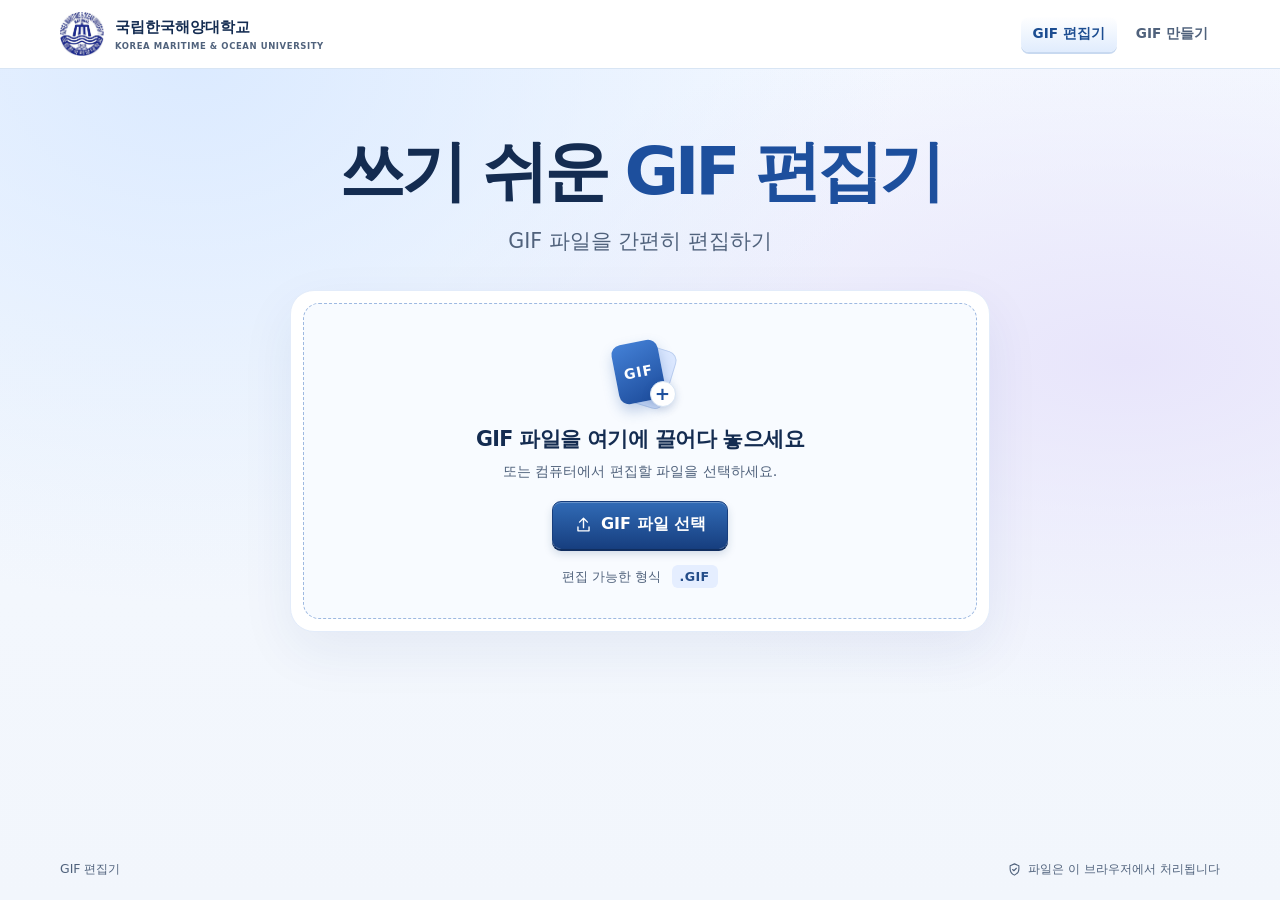
<file: index.html>
<!doctype html>
<html lang="ko">
<head>
  <meta charset="utf-8">
  <meta name="viewport" content="width=device-width, initial-scale=1">
  <meta name="description" content="브라우저에서 GIF를 편집하고 변환하세요.">
  <title>쓰기 쉬운 GIF 편집기</title>
  <link rel="icon" href="kmou-logo.png">
  <link rel="stylesheet" href="shared.css?v=1dbf99bd29">
  <link rel="stylesheet" href="edit.css?v=3f51b86af9">
</head>
<body>
  <header class="site-header">
    <div class="header-inner">
      <a class="identity" href="https://www.kmou.ac.kr/" target="_blank" rel="noopener noreferrer" aria-label="국립한국해양대학교">
        <img src="kmou-logo.png" width="44" height="44" alt="">
        <span>국립한국해양대학교<small>KOREA MARITIME &amp; OCEAN UNIVERSITY</small></span>
      </a>
      <nav aria-label="주 메뉴">
        <a class="current" href="index.html" aria-current="page">GIF 편집기</a>
        <a href="maker.html">GIF 만들기</a>
      </nav>
    </div>
  </header>

  <main>
    <section id="home" class="home" aria-labelledby="home-title">
      <div class="hero">
        <h1 id="home-title">쓰기 쉬운 <em>GIF 편집기</em></h1>
        <p>GIF 파일을 간편히 편집하기</p>
      </div>
      <div class="upload-card">
        <div id="dropzone" class="dropzone">
          <div class="file-art" aria-hidden="true">
            <span class="file-back"></span><span class="file-front"><span>GIF</span></span>
            <span class="file-plus">+</span>
          </div>
          <h2>GIF 파일을 여기에 끌어다 놓으세요</h2>
          <p>또는 컴퓨터에서 편집할 파일을 선택하세요.</p>
          <button id="choose" class="primary choose" type="button"><span data-icon="upload" aria-hidden="true"></span>GIF 파일 선택</button>
          <div class="format-note">편집 가능한 형식 <strong>.GIF</strong></div>
          <p id="upload-status" class="upload-status" role="status" hidden></p>
          <input id="file" type="file" accept="image/gif,.gif" hidden>
        </div>
      </div>
    </section>

    <section id="editor" class="editor" aria-label="GIF 편집 작업 공간" hidden>
      <header class="workspace-head">
        <div class="workspace-name">
          <button class="secondary" id="reset" type="button"><span data-icon="back" aria-hidden="true"></span> 새 파일</button>
          <h1 id="filename" tabindex="-1"></h1>
        </div>
        <div class="workspace-actions">
          <button class="secondary history-action" id="undo" type="button" aria-label="실행 취소" title="실행 취소" disabled><span data-icon="undo" aria-hidden="true"></span><span class="history-label">실행 취소</span></button>
          <button class="secondary history-action" id="redo" type="button" aria-label="다시 실행" title="다시 실행" disabled><span data-icon="redo" aria-hidden="true"></span><span class="history-label">다시 실행</span></button>
          <button class="primary" id="save" type="button" disabled><span data-icon="download" aria-hidden="true"></span> 저장</button>
        </div>
      </header>
      <div class="workspace">
        <div class="previews" data-view="original">
          <div class="segmented preview-switch" role="group" aria-label="볼 화면">
            <button type="button" data-view="original" aria-controls="original" aria-pressed="true">원본</button>
            <button type="button" data-view="draft" aria-controls="draft" aria-pressed="false" hidden>미리보기</button>
            <button type="button" data-view="result" aria-controls="result" aria-pressed="false" hidden>결과</button>
          </div>
          <section class="card preview-card draft-card" id="draft" aria-labelledby="draft-title" hidden>
            <header class="card-head"><h2 id="draft-title">편집 미리보기</h2><span class="badge" id="draft-tool"></span></header>
            <div id="draft-body"></div>
            <p id="draft-status" class="draft-status" role="status" hidden></p>
          </section>
          <section class="card preview-card" id="original" aria-labelledby="original-title">
            <header class="card-head">
              <button class="icon-button collapse" id="toggle-original" type="button" aria-label="Original GIF 접기" aria-expanded="true" aria-controls="original-body"><span data-icon="chevron" aria-hidden="true"></span></button>
              <h2 id="original-title">Original GIF</h2>
              <span class="badge">원본</span>
            </header>
            <div id="original-body"></div>
          </section>
          <section class="card preview-card" id="result" aria-labelledby="result-title" hidden>
            <header class="card-head"><h2 id="result-title"></h2><span class="badge">편집 결과</span></header>
            <div id="result-body"></div>
          </section>
        </div>
        <aside class="card tools-card" aria-labelledby="tools-title">
          <header class="card-head"><span class="tools-heading-icon" data-icon="sliders" aria-hidden="true"></span><h2 id="tools-title" tabindex="-1">Editor Tools</h2></header>
          <div id="tools"></div>
          <p id="edit-status" class="edit-status" role="status" hidden></p>
        </aside>
      </div>
    </section>
  </main>

  <footer class="site-footer"><span>GIF 편집기</span><span><span data-icon="shield" aria-hidden="true"></span> 파일은 이 브라우저에서 처리됩니다</span></footer>

  <dialog id="save-dialog" aria-labelledby="save-title">
    <form id="save-form">
      <header class="card-head"><h2 id="save-title">편집한 파일 저장</h2></header>
      <div class="dialog-body">
        <label for="save-name">파일명</label>
        <input id="save-name" type="text" required>
        <p id="save-location"></p>
        <p id="save-status" role="status" hidden></p>
        <div class="action-row"><button id="cancel-save" class="secondary" type="button">취소</button><button id="save-submit" class="primary" type="submit">저장</button></div>
      </div>
    </form>
  </dialog>
  <script type="module" src="editor.js?v=62e1bb645d"></script>
</body>
</html>
</file>
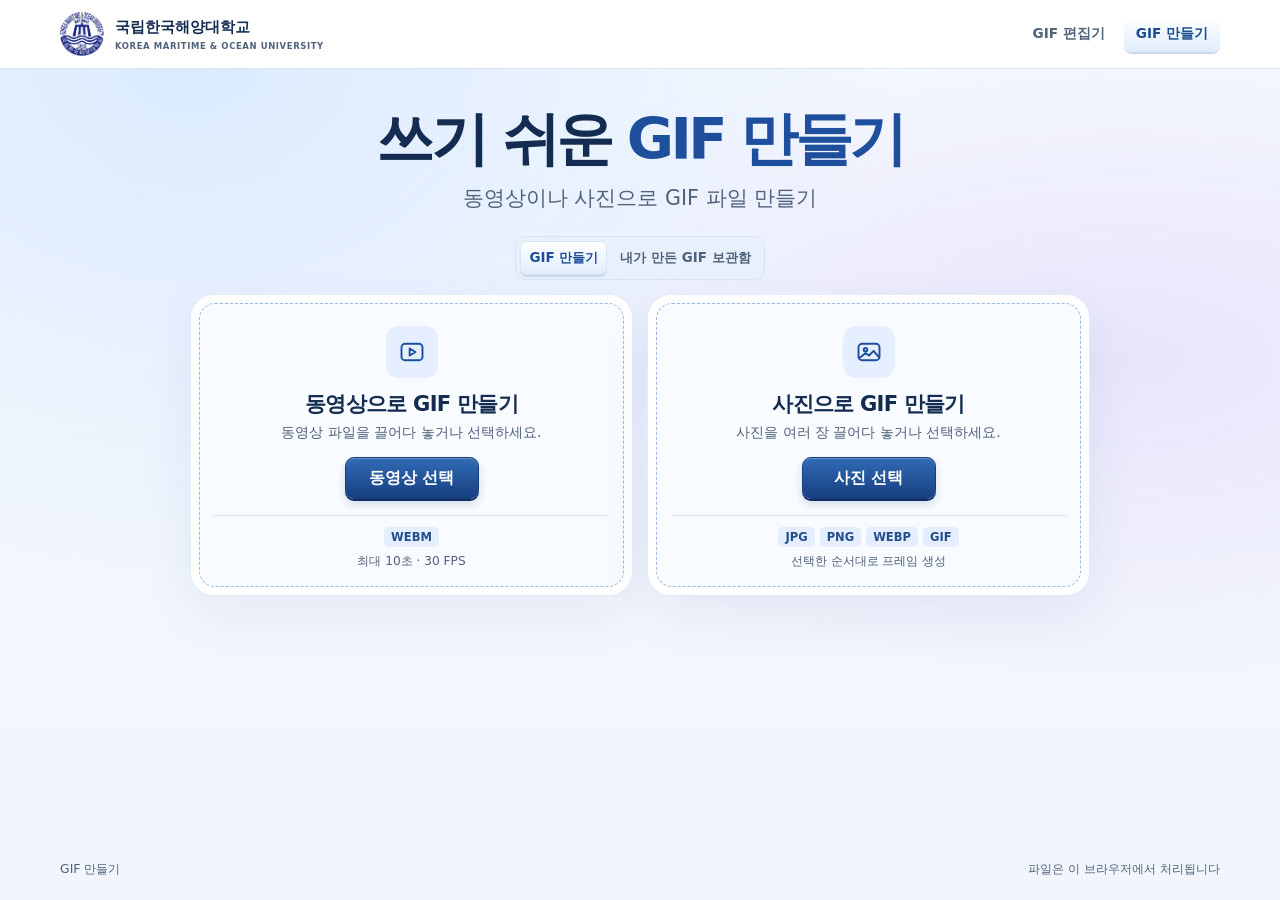
<file: maker.html>
<!DOCTYPE html>
<html lang="ko">
<head>
  <meta charset="UTF-8">
  <meta name="viewport" content="width=device-width, initial-scale=1.0">
  <title>스마트 GIF 생성기</title>
  <link rel="icon" href="kmou-logo.png">
  <link rel="stylesheet" href="shared.css?v=1dbf99bd29">
  <link rel="stylesheet" href="style.css?v=98801de8b0">
</head>
<body class="maker">
  <header class="site-header">
    <div class="header-inner">
      <a class="identity" href="https://www.kmou.ac.kr/" target="_blank" rel="noopener noreferrer" aria-label="국립한국해양대학교">
        <img src="kmou-logo.png" width="44" height="44" alt="">
        <span>국립한국해양대학교<small>KOREA MARITIME &amp; OCEAN UNIVERSITY</small></span>
      </a>
      <nav aria-label="주 메뉴">
        <a href="index.html" id="editLink">GIF 편집기</a>
        <a class="current" href="maker.html" id="homeTitle" aria-current="page">GIF 만들기</a>
      </nav>
    </div>
  </header>

  <main>
    <div class="home-shell" id="homeShell">
      <div class="hero">
        <h1>쓰기 쉬운 <em>GIF 만들기</em></h1>
        <p>동영상이나 사진으로 GIF 파일 만들기</p>
      </div>
      <div class="segmented home-tabs" role="tablist" aria-label="홈 메뉴">
        <button type="button" class="home-tab is-active" id="makeTab" role="tab" aria-controls="home" aria-selected="true">GIF 만들기</button>
        <button type="button" class="home-tab" id="archiveTab" role="tab" aria-controls="archive" aria-selected="false">내가 만든 GIF 보관함</button>
      </div>
      <section class="screen home-grid" id="home" role="tabpanel" aria-labelledby="makeTab">
        <section class="upload-card mode-card" id="dropzone" aria-labelledby="video-title">
          <div class="dropzone">
            <span class="drop-icon" aria-hidden="true">
              <svg viewBox="0 0 24 24" fill="none" stroke="currentColor" stroke-width="1.65" stroke-linecap="round" stroke-linejoin="round">
                <rect x="3" y="5" width="18" height="14" rx="3"></rect>
                <path d="m10 9 5 3-5 3Z"></path>
              </svg>
            </span>
            <h2 id="video-title">동영상으로 GIF 만들기</h2>
            <p class="drop-help">동영상 파일을 끌어다 놓거나 선택하세요.</p>
            <button type="button" class="attach-btn primary" id="attachBtn">동영상 선택</button>
            <input id="fileInput" type="file" hidden>
            <div class="formats">
              <ul class="format-list" id="formatList" aria-label="지원 동영상 형식">
                <li data-exts="mp4,m4v" data-mime="video/mp4" data-codec="avc1.42E01E" data-accept="video/mp4,.mp4,.m4v">MP4</li>
                <li data-exts="webm" data-mime="video/webm" data-codec="vp8, vorbis" data-accept="video/webm,.webm">WEBM</li>
                <li data-exts="mov" data-mime="video/quicktime" data-accept="video/quicktime,.mov">MOV</li>
                <li data-exts="ogg,ogv" data-mime="video/ogg" data-codec="theora, vorbis" data-accept="video/ogg,.ogg,.ogv">OGG</li>
              </ul>
              <p class="format-detail">최대 10초 · 30 FPS</p>
            </div>
          </div>
        </section>

        <section class="upload-card mode-card" id="imageZone" aria-labelledby="images-title">
          <div class="dropzone">
            <span class="drop-icon" aria-hidden="true">
              <svg viewBox="0 0 24 24" fill="none" stroke="currentColor" stroke-width="1.65" stroke-linecap="round" stroke-linejoin="round">
                <rect x="3" y="5" width="18" height="14" rx="3"></rect>
                <circle cx="9" cy="10" r="1.5"></circle>
                <path d="m4 17 5-4 3 2 4-4 4 5"></path>
              </svg>
            </span>
            <h2 id="images-title">사진으로 GIF 만들기</h2>
            <p class="drop-help">사진을 여러 장 끌어다 놓거나 선택하세요.</p>
            <button type="button" class="attach-btn primary" id="imageAttachBtn">사진 선택</button>
            <input id="imageFilesInput" type="file" accept="image/png,image/jpeg,image/webp,image/gif,.png,.jpg,.jpeg,.webp,.gif" multiple hidden>
            <div class="formats">
              <ul class="format-list" aria-label="지원 이미지 형식"><li>JPG</li><li>PNG</li><li>WEBP</li><li>GIF</li></ul>
              <p class="format-detail">선택한 순서대로 프레임 생성</p>
              <p class="image-hint" id="imageHint" role="status" hidden></p>
            </div>
          </div>
        </section>
      </section>
      <section class="screen archive" id="archive" role="tabpanel" aria-labelledby="archiveTab" hidden>
        <p class="archive-lead">만들던 GIF는 다운로드하거나 첫 화면으로 돌아오면 여기에 기록됩니다.</p>
        <p class="archive-empty" id="archiveEmpty">아직 기록된 GIF가 없습니다.</p>
        <div class="archive-grid" id="archiveGrid"></div>
      </section>
    </div>

    <section class="screen editor" id="editor" hidden>
      <div class="editor-bar">
        <div class="editor-title">
          <button type="button" class="back-btn secondary" id="backBtn">처음으로</button>
          <div>
            <p class="editor-kicker" id="editorKicker">GIF 편집창</p>
            <p class="job-names">
              <span id="sourceName"></span>
              <span class="arrow" aria-hidden="true">→</span>
              <span id="targetName"></span>
            </p>
          </div>
        </div>
        <p class="status" id="status" aria-live="polite">변환 대기</p>
        <div class="progress-line">
          <div class="bar" id="bar" role="progressbar" aria-valuemin="0" aria-valuemax="100" aria-valuenow="0" aria-label="변환 진행도">
            <div class="bar-fill" id="barFill"></div>
          </div>
          <span class="percent" id="percent">0%</span>
          <button type="button" class="download-btn primary" id="downloadBtn" disabled>다운로드</button>
        </div>
      </div>

      <div class="studio">
        <div class="stage-column">
          <div class="stage-wrap">
            <p class="stage-empty" id="stageEmpty">프레임을 추출하면 이곳에서 편집합니다.</p>
            <canvas id="stage" width="320" height="180" hidden></canvas>
            <div id="photoBox" class="photo-box" hidden>
              <span class="photo-edge n" data-handle="n"></span>
              <span class="photo-edge e" data-handle="e"></span>
              <span class="photo-edge s" data-handle="s"></span>
              <span class="photo-edge w" data-handle="w"></span>
              <span class="photo-handle nw" data-handle="nw"></span>
              <span class="photo-handle ne" data-handle="ne"></span>
              <span class="photo-handle sw" data-handle="sw"></span>
              <span class="photo-handle se" data-handle="se"></span>
            </div>
          </div>
          <div class="frame-row">
            <p class="frame-label" id="frameLabel">프레임을 선택하세요</p>
            <button type="button" class="ghost-btn frame-delete" id="deleteFrameBtn" disabled>이 프레임 삭제</button>
          </div>
          <div class="thumbs" id="thumbs" aria-label="GIF 프레임 목록"></div>
        </div>

        <aside class="tools" data-panel="pen" aria-label="편집 도구">
          <div class="segmented maker-tool-switch" role="group" aria-label="편집 도구 선택">
            <button type="button" data-panel="pen" aria-pressed="true" aria-controls="penCard">펜</button>
            <button type="button" data-panel="pace" aria-pressed="false" aria-controls="speedCard durationCard">재생</button>
            <button type="button" data-panel="image" aria-pressed="false" aria-controls="imageCard">이미지</button>
            <button type="button" data-panel="help" aria-pressed="false" aria-controls="maker-help">도움말</button>
          </div>
          <section class="tool-card" id="penCard">
            <h2>펜</h2>
            <div class="history-row">
              <button type="button" class="ghost-btn history-btn" id="undoBtn" disabled>뒤로 가기</button>
              <button type="button" class="ghost-btn history-btn" id="redoBtn" disabled>앞으로 가기</button>
            </div>
            <div class="pen-list" role="radiogroup" aria-label="펜 종류">
              <button type="button" class="pen-btn is-active" data-pen="pencil">연필</button>
              <button type="button" class="pen-btn" data-pen="marker">마커</button>
              <button type="button" class="pen-btn" data-pen="brush">붓</button>
              <button type="button" class="pen-btn" data-pen="highlighter">형광펜</button>
              <button type="button" class="pen-btn" data-pen="eraser">지우개</button>
            </div>
            <p class="tool-label" id="sizeLabel">굵기 3</p>
            <input id="sizeInput" type="range" min="2" max="40" value="3" aria-label="펜 굵기">
            <div class="swatches" role="listbox" aria-label="펜 색">
              <button type="button" class="swatch is-active" data-color="#111827" style="--swatch:#111827" aria-label="검정"></button>
              <button type="button" class="swatch" data-color="#ffffff" style="--swatch:#ffffff" aria-label="흰색"></button>
              <button type="button" class="swatch" data-color="#e11d48" style="--swatch:#e11d48" aria-label="빨강"></button>
              <button type="button" class="swatch" data-color="#f97316" style="--swatch:#f97316" aria-label="주황"></button>
              <button type="button" class="swatch" data-color="#eab308" style="--swatch:#eab308" aria-label="노랑"></button>
              <button type="button" class="swatch" data-color="#22c55e" style="--swatch:#22c55e" aria-label="초록"></button>
              <button type="button" class="swatch" data-color="#0ea5e9" style="--swatch:#0ea5e9" aria-label="하늘"></button>
              <button type="button" class="swatch" data-color="#2563eb" style="--swatch:#2563eb" aria-label="파랑"></button>
              <button type="button" class="swatch" data-color="#7c3aed" style="--swatch:#7c3aed" aria-label="보라"></button>
              <button type="button" class="swatch" data-color="#ec4899" style="--swatch:#ec4899" aria-label="분홍"></button>
            </div>
            <label class="custom-color">직접 고른 색
              <input id="colorInput" type="color" value="#e11d48">
            </label>
          </section>

          <section class="tool-card" id="speedCard">
            <h2>속도</h2>
            <p class="speed-readout" id="speedLabel">1.00배 · 약 30FPS</p>
            <input id="speedInput" type="range" min="0" max="100" step="1" value="50" aria-label="GIF 재생 속도">
            <div class="speed-scale" aria-hidden="true"><span>0.25배</span><span>1배</span><span>4배</span></div>
            <figure class="preview-card">
              <figcaption><span class="live-dot"></span>속도 미리보기</figcaption>
              <canvas id="previewCanvas" width="240" height="135"></canvas>
            </figure>
          </section>

          <section class="tool-card" id="durationCard" hidden>
            <h2>프레임 지속시간</h2>
            <p class="speed-readout" id="durationLabel">0.50초</p>
            <input id="durationInput" type="range" min="0" max="100" step="1" value="50" aria-label="선택한 프레임 지속시간">
            <div class="speed-scale" aria-hidden="true"><span>0.1초</span><span>0.5초</span><span>3초</span></div>
            <button type="button" class="ghost-btn" id="applyDurationBtn">모든 프레임에 적용</button>
          </section>

          <section class="tool-card" id="imageCard">
            <h2>이미지 삽입</h2>
            <button type="button" class="ghost-btn" id="imageBtn">이미지 첨부</button>
            <input id="imageInput" type="file" accept="image/png,image/jpeg,image/webp,image/gif" hidden>
            <p class="picked-name" id="pickedName">아직 고른 이미지가 없습니다.</p>
            <p class="picked-name">넣은 사진의 테두리를 드래그하면 크기가 바뀝니다.</p>
            <button type="button" class="solid-btn" id="insertNextBtn" disabled>다음 프레임으로 추가</button>
            <button type="button" class="ghost-btn" id="overlayBtn" disabled>선택한 프레임 위에 붙이기</button>
          </section>
          <section id="maker-help" class="tool-card howto" aria-label="GIF 편집창 사용 방법">
            <h2>GIF 편집창 사용 방법</h2>
            <ol>
              <li>동영상은 30FPS·최대 10초, 이미지는 한 번에 고른 순서대로 프레임이 됩니다.</li>
              <li>프레임을 누르고 펜으로 그립니다. 필요 없는 프레임은 삭제할 수 있습니다.</li>
              <li>사진을 넣은 뒤 파란 테두리를 드래그하면 그 사진만 커지거나 작아집니다.</li>
              <li>완료되면 다운로드가 켜집니다. 첫 화면으로 돌아오면 보관함에 기록됩니다.</li>
            </ol>
          </section>
        </aside>
      </div>
    </section>
  </main>

  <footer class="site-footer"><span>GIF 만들기</span><span>파일은 이 브라우저에서 처리됩니다</span></footer>

  <video id="decoder" class="decoder" muted playsinline preload="auto"></video>
  <script src="gifenc.global.js?v=9c56372d51"></script>
  <script src="app.js?v=b81fbc5bf2"></script>
</body>
</html>
</file>
<file: shared.css>
:root {
  color-scheme: light;
  --ink: #142c51;
  --muted: #50627c;
  --blue: #1d4f9d;
  --pale: #edf4ff;
  --line: #d8e5f4;
  --paper: #fff;
  --surface: #f2f6fc;
  --shadow: 0 19px 54px #183d7a12;
  font-family: "Pretendard", "Noto Sans KR", "Malgun Gothic", system-ui, sans-serif;
}
* { box-sizing: border-box; }
[hidden] { display: none !important; }
body { margin: 0; color: var(--ink); background: var(--surface); min-height: 100vh; display: flex; flex-direction: column; }
button, input, select { font: inherit; }
button { cursor: pointer; }
button:disabled { opacity: .55; cursor: not-allowed; }
a { color: inherit; }
:focus-visible { outline: 3px solid #bf5a0c; outline-offset: 3px; }
.site-header { flex-shrink: 0; background: #fff; border-bottom: 1px solid var(--line); }
.header-inner, .site-footer { width: min(1160px, calc(100% - 48px)); margin: auto; display: flex; align-items: center; justify-content: space-between; gap: 20px; }
.header-inner { min-height: 68px; }
.identity { display: inline-flex; align-items: center; gap: 11px; text-decoration: none; font-weight: 800; font-size: .93rem; }
.identity img { object-fit: contain; }
.identity small { display: block; font-size: .53rem; letter-spacing: .07em; color: var(--muted); margin-top: 4px; }
.site-header nav { display: flex; gap: 7px; align-items: center; }
.site-header nav a { text-decoration: none; border-radius: 8px; padding: 9px 12px; color: var(--muted); font-weight: 720; font-size: .85rem; white-space: nowrap; }
.site-header nav a:hover, .site-header nav .current { background: var(--pale); color: #1c4d91; }
.hero { text-align: center; margin-bottom: 35px; }
.hero h1 { margin: 0; font-size: clamp(2rem, 6.6vw, 4.15rem); line-height: 1.2; font-weight: 850; letter-spacing: -.063em; }
.hero em { color: var(--blue); font-style: normal; }
.hero p { margin: 15px 0 0; font-size: clamp(1rem, 2.1vw, 1.29rem); color: var(--muted); }
.upload-card { max-width: 700px; margin: auto; padding: 12px; background: #fff; border: 1px solid #e3ecfa; border-radius: 24px; box-shadow: var(--shadow); }
.dropzone { text-align: center; padding: 31px 16px 26px; min-height: 316px; border: 1.5px dashed #9eb9e1; border-radius: 16px; background: #f8fbff; transition: background .18s, border-color .18s; }
.dropzone.dragover { background: #e2eeff; border-color: var(--blue); }
.primary, .solid-btn, .secondary, .ghost-btn, .icon-button {
  display: inline-flex; align-items: center; justify-content: center; gap: 8px; min-height: 42px;
  border: 1px solid transparent; border-radius: 9px; padding: 8px 16px; font-weight: 760; text-decoration: none;
}
.primary, .solid-btn { background: #204f99; color: #fff; box-shadow: 0 3px 8px #113d7425; }
:is(.primary, .solid-btn):hover:not(:disabled) { background: #163d7e; }
.secondary, .ghost-btn, .icon-button { color: var(--ink); background: #fff; border-color: var(--line); }
:is(.secondary, .ghost-btn, .icon-button):hover:not(:disabled) { background: var(--pale); }
.site-footer { min-height: 62px; color: var(--muted); font-size: .78rem; }
.site-footer > span:last-child { display: inline-flex; align-items: center; gap: 6px; }
.site-footer svg { width: 15px; height: 15px; }

.segmented {
  display: flex;
  align-items: center;
  gap: 4px;
  padding: 4px;
  border: 1px solid var(--line);
  border-radius: 11px;
  background: #e8f0fc;
}
.segmented button {
  flex: 1;
  min-width: 0;
  border: 1px solid transparent;
  border-radius: 7px;
  padding: 5px 8px;
  color: var(--muted);
  background: transparent;
  font-size: .84rem;
  font-weight: 760;
}
.segmented button:is(:hover, [aria-pressed="true"], [aria-selected="true"]) { background: #f8fbff; color: var(--blue); }
.segmented button:is([aria-pressed="true"], [aria-selected="true"]) { border-color: var(--line); box-shadow: 0 1px 4px #183d7a15; }
@media (max-width: 470px) {
  .header-inner, .site-footer { width: calc(100% - 24px); }
  .identity { gap: 6px; font-size: .75rem; }
  .identity img { width: 32px; height: 32px; }
  .identity small { display: none; }
  .header-inner { gap: 8px; }
  .site-header nav { gap: 0; }
  .site-header nav a { padding: 8px 6px; font-size: .72rem; }
}
@media (max-width: 315px) {
  .identity span { display: none; }
}

body:has(main > #editor:not([hidden])) {
  height: 100dvh;
  min-height: 0;
  overflow: hidden;
}
body:has(main > #editor:not([hidden])) .site-footer { display: none; }
body:has(main > #editor:not([hidden])) .header-inner { min-height: 56px; }

body:has(main > #editor[hidden]) {
  background: radial-gradient(ellipse at 15% 6%, #dbeaff 0, transparent 46%),
    radial-gradient(ellipse at 88% 40%, #e8e5fb 0, transparent 45%),
    linear-gradient(180deg, #f5f9ff, var(--surface));
}

:is(.primary, .solid-btn) {
  background: linear-gradient(180deg, #316bb6, #173f80);
  border-color: #173e7d;
  box-shadow: inset 0 1px #ffffff45, 0 2px 0 #102e60, 0 5px 9px #163d702c;
}
:is(.primary, .solid-btn):hover:not(:disabled) { background: linear-gradient(180deg, #3978c5, #1a488f); }
:is(.secondary, .ghost-btn, .icon-button, .tool-button, .pen-btn) {
  background: linear-gradient(180deg, #fff, #eaf1fb);
  border-color: #b8cce6;
  box-shadow: inset 0 1px #fff, 0 2px 0 #c4d4e9;
}
:is(.secondary, .ghost-btn, .icon-button):hover:not(:disabled) { background: linear-gradient(180deg, #fff, #dceaff); }
.site-header nav a.current,
.segmented button:is([aria-pressed="true"], [aria-selected="true"]) {
  background: linear-gradient(180deg, #fff, #e0ecfd);
  box-shadow: inset 0 1px #fff, 0 2px 0 #c8d9f0;
}
:is(.primary, .solid-btn, .secondary, .ghost-btn, .icon-button, .tool-button, .pen-btn, .segmented button):active:not(:disabled) {
  transform: translateY(1px);
  box-shadow: inset 0 2px 4px #15396426;
}
</file>
<file: edit.css>
main { flex: 1; }
.home {
  padding: clamp(46px, 7vh, 84px) 24px clamp(56px, 9vh, 98px);
  min-height: 100%;
}
.file-art { display: block; width: 87px; height: 80px; position: relative; margin: 0 auto 10px; }
.file-front, .file-back { width: 47px; height: 60px; position: absolute; left: 18px; top: 7px; border-radius: 10px; }
.file-back { transform: rotate(17deg) translate(10px, 1px); background: #dce8ff; border: 1px solid #bccff0; }
.file-front { transform: rotate(-11deg); background: linear-gradient(160deg, #4481d7, #1c4b9a); color: #fff; display: grid; place-items: center; box-shadow: 0 7px 14px #265ca849; font-size: .88rem; letter-spacing: .07em; font-weight: 900; }
.file-plus { position: absolute; display: grid; place-items: center; width: 26px; height: 26px; top: 46px; left: 53px; background: white; color: var(--blue); box-shadow: 0 3px 9px #173c7b28; border: 1px solid var(--line); border-radius: 50%; font-size: 1.15rem; font-weight: 700; }
.dropzone h2 { margin: 0; font-size: clamp(1.03rem, 3vw, 1.29rem); letter-spacing: -.03em; }
.dropzone p { margin: 9px 0 20px; color: var(--muted); font-size: .9rem; }
.format-note { font-size: .79rem; color: var(--muted); margin: 16px 0 0; }
.format-note strong, .badge { display: inline-block; color: #244d89; background: #e5eeff; border-radius: 6px; padding: 4px 8px; font-weight: 800; }
.format-note strong { margin-left: 6px; letter-spacing: .03em; }
.dropzone .upload-status { color: #235794; margin: 13px 0 0; }
.dropzone .error, .edit-status.error, #save-status { color: #962d27; }
.choose { min-height: 48px; padding-inline: 21px; }
[data-icon] { display: inline-flex; flex-shrink: 0; }
svg { width: 19px; height: 19px; }
.editor { width: min(1160px, calc(100% - 48px)); margin: 32px auto 48px; }
.workspace-head, .workspace-name { display: flex; align-items: center; gap: 13px; }
.workspace-head { justify-content: space-between; margin-bottom: 20px; }
.workspace-name { min-width: 0; }
.workspace-actions { display: flex; flex-shrink: 0; gap: 6px; }
.history-action { padding-inline: 9px; }
.workspace-head button { flex-shrink: 0; }
.workspace-head h1 { font-size: clamp(1rem, 3vw, 1.45rem); margin: 0; overflow: hidden; text-overflow: ellipsis; white-space: nowrap; }
.workspace { display: grid; grid-template-columns: minmax(0, 1.5fr) minmax(0, 1fr); gap: 20px; align-items: start; }
.previews { display: grid; gap: 16px; min-width: 0; }
.card, dialog { background: var(--paper); border: 1px solid var(--line); border-radius: 16px; box-shadow: 0 9px 28px #163e7310; overflow: hidden; }
.card-head { display: flex; align-items: center; gap: 9px; min-height: 57px; padding: 11px 16px; border-bottom: 1px solid var(--line); }
.card-head:has([aria-expanded="false"]) { border-bottom: 0; }
.card-head h2 { font-size: 1.04rem; margin: 0; }
.badge { font-size: .73rem; margin-left: auto; white-space: nowrap; }
.icon-button { min-height: 35px; padding: 6px; }
.collapse[aria-expanded="false"] svg { transform: rotate(-90deg); }
.media-stage { margin: 14px 14px 0; min-height: 190px; display: grid; place-items: center; border: 1px solid var(--line); border-radius: 10px; overflow: hidden; background-color: #f5f8fd; background-image: conic-gradient(#e6edf7 25%, transparent 0 50%, #e6edf7 0 75%, transparent 0); background-size: 20px 20px; }
.media-stage img, .media-stage video { display: block; max-width: 100%; max-height: 430px; object-fit: contain; }
.meta { display: grid; grid-template-columns: repeat(auto-fit, minmax(90px, 1fr)); gap: 10px; padding: 14px; margin: 0; }
.meta dt { font-size: .74rem; color: var(--muted); margin-bottom: 4px; }
.meta dd { font-size: .88rem; margin: 0; font-weight: 760; }
.result-actions { padding: 0 14px 14px; display: flex; justify-content: flex-end; }
.tools-heading-icon { color: var(--blue); }
.tool-grid { display: grid; grid-template-columns: repeat(3, minmax(0, 1fr)); gap: 9px; padding: 14px; }
.tool-button { display: grid; place-items: center; align-content: center; gap: 7px; min-height: 83px; padding: 8px 4px; border: 1px solid #b8cce6; border-radius: 10px; color: var(--ink); background: linear-gradient(180deg, #fff, #eaf1fb); font-weight: 780; font-size: .76rem; }
.tool-button svg { width: 23px; height: 23px; color: var(--blue); }
.tool-button:hover { border-color: #7598c9; background: linear-gradient(180deg, #fff, #dceaff); }
.tool-form, .dialog-body { display: grid; gap: 15px; padding: 16px; }
.tool-form p { margin: 0; color: var(--muted); line-height: 1.55; font-size: .9rem; }
.field { display: grid; gap: 7px; font-size: .88rem; font-weight: 720; }
.field span:first-child { display: flex; justify-content: space-between; gap: 8px; }
input[type=range] { width: 100%; accent-color: var(--blue); margin: 2px 0; }
input[type=number], input[type=text], select { width: 100%; height: 41px; padding: 7px 10px; border: 1px solid #b7c9e1; border-radius: 8px; background: #fff; color: var(--ink); }
input[type=checkbox] { accent-color: var(--blue); }
input[type=color] { width: 60px; height: 36px; background: #fff; border: 1px solid #b7c9e1; border-radius: 8px; }
.lock-row { display: flex; align-items: center; gap: 9px; font-size: .82rem; color: var(--muted); }
.lock-row button[aria-pressed=true] { color: var(--blue); background: var(--pale); }
.action-row { display: flex; gap: 8px; justify-content: flex-end; border-top: 1px solid var(--line); padding-top: 13px; }
.edit-status { padding: 0 16px 14px; color: #235794; margin: 0; font-size: .87rem; line-height: 1.5; }
dialog { width: min(440px, calc(100% - 30px)); padding: 0; color: var(--ink); }
dialog::backdrop { background: #12243a80; }
.dialog-body p { margin: 0; color: var(--muted); font-size: .87rem; line-height: 1.5; }
@media (max-width: 470px) {
  .editor { width: calc(100% - 24px); }
  .home { padding-inline: 12px; }
  .upload-card { padding: 8px; }
  .site-footer { font-size: .71rem; }
}
@media (prefers-reduced-motion: reduce) { * { transition: none !important; } }

.draft-card { border-color: #9eb9e1; }
.draft-status { color: #235794; margin: 0; padding: 14px; font-size: .87rem; line-height: 1.5; }
.draft-status.error { color: #962d27; }

body:has(.editor:not([hidden])) main { min-height: 0; display: flex; }
.editor {
  display: grid;
  grid-template-rows: auto minmax(0, 1fr);
  gap: 9px;
  min-height: 0;
  margin-block: 10px;
}
.workspace-head { margin: 0; }
.workspace { min-height: 0; gap: 12px; align-items: stretch; }
.previews { min-height: 0; grid-template-rows: auto minmax(0, 1fr); gap: 6px; }
.previews > .preview-card {
  min-height: 0;
  display: flex;
  flex-direction: column;
}
.previews[data-view="original"] > :is(#draft, #result),
.previews[data-view="draft"] > :is(#original, #result),
.previews[data-view="result"] > :is(#original, #draft) { display: none; }
.preview-card > .card-head { min-height: 42px; padding: 4px 10px; flex-shrink: 0; }
.preview-card > div {
  display: flex;
  flex-direction: column;
  flex: 1;
  min-height: 0;
}
.media-stage {
  margin: 6px 8px 0;
  min-height: 0;
  flex: 1;
  display: flex;
  align-items: center;
  justify-content: center;
}
.media-stage img, .media-stage video { max-height: 100%; min-width: 0; }
.meta { display: flex; flex-wrap: wrap; gap: 4px clamp(9px, 2vw, 22px); padding: 7px 9px; }
.meta dt { font-size: .68rem; margin: 0; }
.meta dd { font-size: .78rem; }
.draft-status { padding: 6px 9px; }
.result-actions { padding: 0 8px 8px; }
.result-actions .secondary { min-height: 32px; padding-block: 4px; font-size: .8rem; }
.tools-card { min-height: 0; align-self: start; max-height: 100%; display: flex; flex-direction: column; }
.tools-card .card-head { min-height: 43px; flex-shrink: 0; padding: 6px 11px; }
#tools { min-height: 0; display: flex; flex-direction: column; }
.tool-grid { gap: 7px; padding: 8px; overflow: auto; }
.tool-button { min-height: 65px; }
.tool-form {
  min-height: 0;
  display: flex;
  flex-direction: column;
  gap: 0;
  padding: 0;
}
.tool-fields { display: flex; flex-direction: column; gap: 8px; padding: 9px 11px; min-height: 0; overflow: auto; }
.tool-fields > * { flex-shrink: 0; }
.tool-fields .field { gap: 3px; }
.tool-fields select, .tool-fields input[type="number"] { height: 34px; }
.tool-form .action-row { flex-shrink: 0; padding: 6px 10px; }
.tool-form .action-row button { min-height: 34px; padding-block: 5px; }
.edit-status { padding: 5px 10px; }
@media (max-width: 690px) and (orientation: portrait), (max-width: 540px) {
  .workspace { grid-template-columns: minmax(0, 1fr); grid-template-rows: minmax(0, 1fr) minmax(0, min(47dvh, 290px)); gap: 6px; }
  .editor { margin-block: 6px; gap: 6px; }
  .workspace-head button { min-height: 34px; padding: 4px 9px; font-size: .83rem; }
  .tools-card { max-height: 100%; }
  .tool-grid { grid-template-columns: repeat(3, minmax(0, 1fr)); }
  .tool-button { min-height: 49px; gap: 3px; padding: 3px; }
  .tool-button svg { width: 18px; height: 18px; }
}

@media (max-width: 800px) {
  .history-action .history-label { display: none; }
  .workspace-head, .workspace-name { gap: 6px; }
}

@media (min-width: 900px) { .tool-grid { grid-template-columns: repeat(5, minmax(0, 1fr)); } }
.tool-fields textarea {
  width: 100%;
  padding: 8px 9px;
  border: 1px solid #b7c9e1;
  border-radius: 8px;
  font: inherit;
  color: var(--ink);
  resize: vertical;
}
.subtitle-options, .time-fields { display: grid; grid-template-columns: 1fr 1fr; gap: 8px; }
.subtitle-options input[type=color] { height: 34px; }
</file>
<file: style.css>
:root {
  --navy: #0a3d82;
  --navy-deep: #072c5e;
  --sky: #e7f0fb;
  --card: rgba(255, 255, 255, 0.94);
  --danger: #b42318;
}

main {
  flex: 1;
  width: min(1160px, calc(100% - 48px));
  margin: 0 auto;
  padding: 36px 0 48px;
  display: flex;
  flex-direction: column;
}

.home-shell { width: min(900px, 100%); margin: 0 auto; }
.home-shell .hero { margin-bottom: 24px; }
.home-shell .hero h1 { font-size: clamp(2rem, 6vw, 3.6rem); }
.home-shell .hero p { margin-top: 10px; }
.home-tabs { width: fit-content; max-width: 100%; margin: 0 auto 14px; }
.home-tabs button { flex: 0 1 auto; min-height: 34px; }

.home-grid { display: grid; grid-template-columns: repeat(2, minmax(0, 1fr)); gap: 14px; }
.mode-card { max-width: none; width: 100%; margin: 0; padding: 8px; }
.mode-card .dropzone {
  height: 100%;
  min-height: 0;
  padding: 22px 14px 16px;
  display: flex;
  flex-direction: column;
  align-items: center;
}
.mode-card.is-over .dropzone { border-color: var(--blue); background: #e2eeff; }
.drop-icon {
  display: grid;
  place-items: center;
  width: 52px;
  height: 52px;
  border-radius: 13px;
  background: #e6efff;
  color: var(--blue);
}
.drop-icon svg { width: 28px; height: 28px; }
.mode-card h2 { margin: 12px 0 0; font-size: clamp(1rem, 2.5vw, 1.32rem); letter-spacing: -.035em; }
.drop-help { margin: 6px 0 0; color: var(--muted); font-size: .87rem; }
.attach-btn { margin: 15px 0 16px; min-width: 134px; }
.formats {
  margin-top: auto;
  padding-top: 11px;
  width: 100%;
  border-top: 1px solid var(--line);
  display: grid;
  gap: 6px;
  justify-items: center;
}
.format-list { display: flex; flex-wrap: wrap; justify-content: center; gap: 5px; margin: 0; padding: 0; list-style: none; }
.format-list li {
  border-radius: 5px;
  padding: 3px 7px;
  color: #244d89;
  background: #e5eeff;
  font-size: .72rem;
  font-weight: 760;
}
.format-detail, .image-hint { margin: 0; color: var(--muted); font-size: .76rem; }
.image-hint { color: var(--danger); }

.archive {
  background: var(--card);
  border: 1px solid #d5e4f6;
  border-radius: 28px;
  box-shadow: var(--shadow);
  padding: 22px;
}

.archive-lead,
.archive-empty {
  margin: 0 0 14px;
  color: var(--muted);
  font-weight: 700;
}

.archive-grid {
  display: grid;
  grid-template-columns: repeat(auto-fill, minmax(220px, 1fr));
  gap: 14px;
}

.archive-card {
  display: flex;
  flex-direction: column;
  gap: 8px;
  padding: 12px;
  border: 1px solid var(--line);
  border-radius: 18px;
  background: #fff;
}

.archive-card img {
  width: 100%;
  height: 140px;
  object-fit: contain;
  background: #f4f8fd;
  border-radius: 12px;
}

.archive-card h3 {
  margin: 0;
  font-size: 0.95rem;
  color: var(--navy-deep);
  word-break: break-all;
}

.archive-meta {
  margin: 0;
  color: var(--muted);
  font-size: 0.82rem;
  font-weight: 700;
}

.archive-actions {
  display: flex;
  flex-wrap: wrap;
  gap: 8px;
}

.archive-actions :is(.solid-btn, .ghost-btn) { width: auto; flex: 1; margin-top: 0; }
.archive-actions .archive-edit { flex-basis: 100%; }
.archive-actions button { font-size: .85rem; }

.editor-title { display: flex; align-items: center; gap: 9px; min-width: 0; }
.editor-title > div { min-width: 0; }
.editor-title .back-btn { flex-shrink: 0; }
.editor-kicker { margin: 0; color: var(--blue); font-size: .76rem; font-weight: 760; }

.job-names {
  margin: 2px 0 0;
  font-weight: 800;
  letter-spacing: -0.03em;
  overflow: hidden;
  text-overflow: ellipsis;
  white-space: nowrap;
}

#targetName { color: var(--navy); }

.arrow { margin: 0 6px; color: var(--muted); }

.status {
  margin: 10px 0;
  color: var(--muted);
  font-size: 0.92rem;
  font-weight: 700;
}

.status.is-error { color: var(--danger); }

.progress-line {
  display: flex;
  align-items: center;
  gap: 12px;
}

.bar {
  flex: 1;
  min-width: 0;
  height: 16px;
  background: #e6eef8;
  border-radius: 999px;
  overflow: hidden;
}

.bar-fill {
  width: 0%;
  height: 100%;
  background: linear-gradient(90deg, #3ec6ff, #1a6fd4 45%, #0a3d82);
  background-size: 180% 100%;
  animation: bar-flow 1.4s linear infinite;
}

.bar.is-settled .bar-fill {
  animation: none;
  background: #0a3d82;
  background-size: auto;
}

@keyframes bar-flow {
  from { background-position: 0 0; }
  to { background-position: 180% 0; }
}

.percent {
  width: 48px;
  text-align: right;
  font-variant-numeric: tabular-nums;
  font-weight: 800;
  color: var(--navy);
}

.download-btn { flex: 0 0 auto; }

.download-btn.is-ready { animation: ready 0.55s ease; }

@keyframes ready {
  0% { transform: scale(0.96); }
  60% { transform: scale(1.05); }
  100% { transform: scale(1); }
}

.studio {
  margin-top: 16px;
  display: grid;
  grid-template-columns: minmax(0, 1.5fr) minmax(240px, 0.8fr);
  gap: 16px;
  align-items: start;
}

.stage-column,
.stage-wrap,
.thumbs,
.editor-bar {
  min-width: 0;
  max-width: 100%;
}

.stage-wrap {
  position: relative;
  min-height: 300px;
  border-radius: 22px;
  display: grid;
  place-items: center;
  padding: 16px;
  background:
    linear-gradient(180deg, rgba(255, 255, 255, 0.96), rgba(244, 249, 255, 0.96));
}

.stage-empty {
  margin: 0;
  color: var(--muted);
  font-weight: 700;
}

#stage {
  width: 100%;
  height: auto;
  border-radius: 12px;
  background: #102033;
  touch-action: none;
  cursor: crosshair;
  box-shadow: 0 12px 30px rgba(16, 32, 51, 0.18);
}

#stage.is-eraser { cursor: cell; }

.photo-box {
  position: absolute;
  border: 2px solid #0a3d82;
  box-shadow: 0 0 0 1px #fff;
  pointer-events: none;
  z-index: 4;
  box-sizing: border-box;
}

.photo-edge,
.photo-handle {
  position: absolute;
  pointer-events: auto;
  touch-action: none;
}

.photo-handle {
  width: 12px;
  height: 12px;
  background: #fff;
  border: 2px solid #0a3d82;
  border-radius: 2px;
  box-sizing: border-box;
}

.photo-handle.nw { left: -7px; top: -7px; cursor: nwse-resize; }
.photo-handle.ne { right: -7px; top: -7px; cursor: nesw-resize; }
.photo-handle.sw { left: -7px; bottom: -7px; cursor: nesw-resize; }
.photo-handle.se { right: -7px; bottom: -7px; cursor: nwse-resize; }

.photo-edge.n,
.photo-edge.s { left: 14px; right: 14px; height: 14px; cursor: ns-resize; }
.photo-edge.n { top: -8px; }
.photo-edge.s { bottom: -8px; }
.photo-edge.e,
.photo-edge.w { top: 14px; bottom: 14px; width: 14px; cursor: ew-resize; }
.photo-edge.e { right: -8px; }
.photo-edge.w { left: -8px; }

.frame-row {
  display: flex;
  align-items: center;
  justify-content: space-between;
  gap: 8px;
}

.frame-label {
  margin: 10px 4px;
  font-weight: 800;
  color: var(--navy-deep);
}

.frame-delete {
  width: auto;
  margin: 0;
  padding: 6px 10px;
  white-space: nowrap;
}

.thumbs {
  display: flex;
  gap: 8px;
  overflow-x: auto;
  padding: 4px 2px 12px;
  min-height: 96px;
}

.thumb-empty {
  margin: 18px 4px;
  color: var(--muted);
  font-size: 0.9rem;
}

.thumb {
  margin: 0;
  flex: 0 0 auto;
  width: 104px;
  padding: 0;
  border: 0;
  background: transparent;
  cursor: pointer;
  animation: rise-in 0.22s ease;
}

.thumb img {
  width: 104px;
  height: 64px;
  object-fit: cover;
  display: block;
  background: #102033;
  border-radius: 8px;
  border: 2px solid transparent;
}

.thumb.is-selected img {
  border-color: #1a6fd4;
  box-shadow: 0 0 0 3px rgba(26, 111, 212, 0.25);
}

.thumb figcaption, .thumb span {
  display: block;
  margin-top: 4px;
  text-align: center;
  font-size: 11px;
  font-weight: 700;
  color: var(--muted);
}

.tools { display: flex; flex-direction: column; gap: 12px; }

.tool-card {
  border-radius: 20px;
  padding: 14px;
}

.tool-card h2, .howto h2 {
  margin: 0 0 10px;
  font-size: 1rem;
  letter-spacing: -0.03em;
}

.history-row {
  display: flex;
  gap: 8px;
  margin-bottom: 8px;
}

.history-btn {
  width: auto;
  flex: 1;
  margin-top: 0;
  padding: 7px 8px;
}

.pen-list, .swatches {
  display: flex;
  flex-wrap: wrap;
  gap: 8px;
}

.pen-btn {
  background: linear-gradient(180deg, #fff, #eaf1fb);
  color: var(--navy-deep);
  border: 1px solid var(--line);
  border-radius: 8px;
  padding: 6px 10px;
  font-weight: 800;
}

.pen-btn.is-active {
  background: linear-gradient(180deg, #316bb6, #173f80);
  box-shadow: inset 0 2px 4px #15396466;
  color: #fff;
  border-color: var(--navy);
}

.tool-label, .speed-readout, .picked-name {
  margin: 12px 0 6px;
  font-weight: 800;
  color: var(--navy-deep);
  font-size: 0.92rem;
}

.picked-name {
  color: var(--muted);
  font-weight: 700;
  min-height: 1.3em;
}

input[type="range"] { width: 100%; accent-color: var(--navy); }

.swatch {
  width: 28px;
  height: 28px;
  border-radius: 50%;
  border: 2px solid #fff;
  background: var(--swatch);
  box-shadow: inset 0 0 0 1px rgba(16, 32, 51, 0.2), 0 0 0 1px #d5e1f0;
  cursor: pointer;
}

.swatch.is-active { box-shadow: 0 0 0 2px var(--navy); }

.custom-color {
  margin-top: 10px;
  display: flex;
  align-items: center;
  justify-content: space-between;
  gap: 8px;
  font-size: 0.88rem;
  font-weight: 700;
  color: var(--muted);
}

.speed-scale {
  display: flex;
  justify-content: space-between;
  color: var(--muted);
  font-size: 0.75rem;
  font-weight: 700;
}

.preview-card { margin: 12px 0 0; }

.preview-card figcaption {
  display: flex;
  align-items: center;
  gap: 6px;
  margin-bottom: 8px;
  font-size: 0.82rem;
  font-weight: 800;
  color: var(--muted);
}

.live-dot {
  width: 8px;
  height: 8px;
  border-radius: 50%;
  background: #ef4444;
  animation: blink 1.2s steps(1) infinite;
}

@keyframes blink {
  0%, 49% { opacity: 1; }
  50%, 100% { opacity: 0.25; }
}

#previewCanvas {
  width: 100%;
  height: auto;
  border-radius: 12px;
  background: #102033;
  display: block;
}

.solid-btn, .ghost-btn { width: 100%; margin-top: 8px; padding: 10px 12px; }

button:disabled {
  cursor: not-allowed;
  filter: grayscale(0.2);
  opacity: 0.55;
}

.howto {
  margin-top: 18px;
  border-radius: 22px;
  padding: 18px 20px 8px;
}

.howto ol {
  margin: 0;
  padding-left: 1.2rem;
}

.howto li {
  margin: 0 0 12px;
  line-height: 1.55;
}

.decoder {
  position: fixed;
  left: 0;
  bottom: 0;
  width: 320px;
  height: 180px;
  opacity: 0;
  pointer-events: none;
  z-index: -1;
}

@media (prefers-reduced-motion: reduce) {
  *, *::before, *::after {
    animation: none !important;
    transition: none !important;
  }
}

.maker .studio .tool-card, .maker .stage-wrap, .maker .editor-bar {
  background: var(--paper);
  border: 1px solid var(--line);
  border-radius: 16px;
  box-shadow: 0 9px 28px #163e7310;
}
body.is-editor main {
  width: min(1160px, calc(100% - 48px));
  min-height: 0;
  padding: 10px 0;
}
body.is-editor .editor {
  flex: 1;
  min-height: 0;
  display: grid;
  grid-template-rows: auto minmax(0, 1fr);
  gap: 9px;
}
.maker .editor-bar { padding: 7px 10px; }
.maker .status { margin: 4px 0; }
.maker .studio {
  min-height: 0;
  grid-template-columns: minmax(0, 1.5fr) minmax(0, 1fr);
  align-items: stretch;
  gap: 12px;
  margin: 0;
}
.maker .stage-column {
  min-height: 0;
  display: grid;
  grid-template-rows: minmax(0, 1fr) auto auto;
}
.maker .stage-wrap { min-height: 0; padding: 8px; grid-template-rows: minmax(0, 1fr); }
.maker #stage { width: auto; height: auto; max-width: 100%; max-height: 100%; }
.maker .frame-label { margin: 4px 2px; font-size: .82rem; }
.maker .thumbs { min-height: 0; padding-bottom: 4px; }
.maker .thumb, .maker .thumb img { width: 76px; }
.maker .thumb img { height: 44px; }
.maker .tools { min-height: 0; gap: 6px; }
.maker .tool-card { min-height: 0; overflow: auto; padding: 10px 12px; }
.tools:not([data-panel="pen"]) #penCard,
.tools:not([data-panel="pace"]) :is(#speedCard, #durationCard),
.tools:not([data-panel="image"]) #imageCard,
.tools:not([data-panel="help"]) #maker-help { display: none; }
.maker #previewCanvas { max-height: 140px; width: auto; max-width: 100%; margin: auto; }
.maker .howto ol { padding-left: 1.1rem; }
.maker .howto li { font-size: .88rem; margin-bottom: 8px; }
@media (max-width: 690px) {
  main { width: calc(100% - 24px); padding-block: 24px; }
  .maker .home-grid { grid-template-columns: minmax(0, 1fr); }
  .archive-grid { grid-template-columns: repeat(auto-fill, minmax(min(220px, 100%), 1fr)); }
  body.is-editor main { width: calc(100% - 24px); padding-block: 6px; }
}
@media (max-width: 690px) and (orientation: portrait), (max-width: 540px) {
  .maker .studio {
    grid-template-columns: minmax(0, 1fr);
    grid-template-rows: minmax(0, 1fr) minmax(0, min(44dvh, 264px));
    gap: 6px;
  }
  .maker .job-names { font-size: .77rem; }
  .maker .editor-bar :is(.back-btn, .download-btn) { min-height: 32px; padding: 3px 9px; font-size: .8rem; }
  .maker .thumb, .maker .thumb img { width: 55px; }
  .maker .thumb img { height: 32px; }
}

.maker .history-btn, .maker .frame-delete { min-height: 32px; }
</file>
